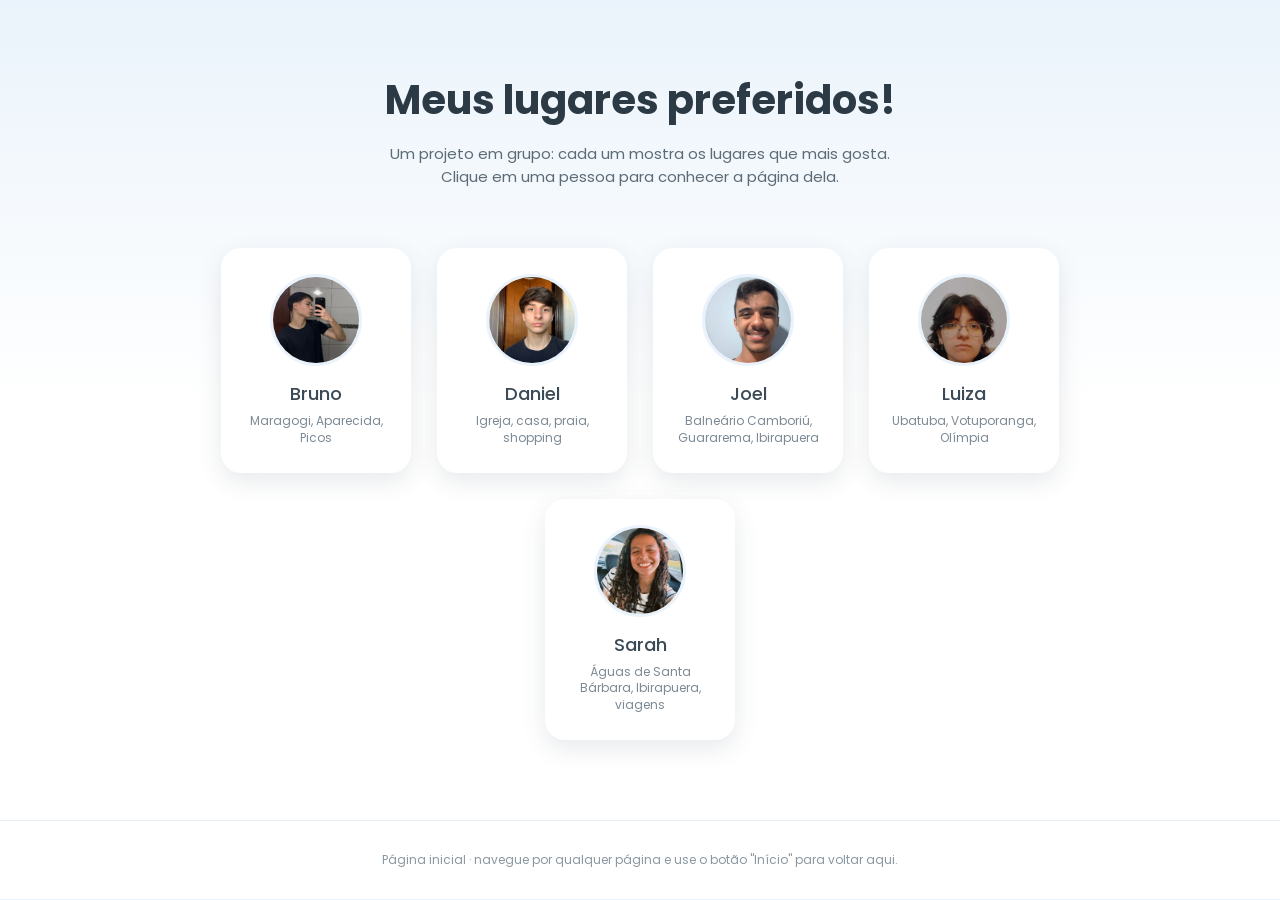
<file: index.html>
<!DOCTYPE html>
<html lang="pt-br">
<head>
    <meta charset="UTF-8">
    <meta name="viewport" content="width=device-width, initial-scale=1.0">
    <title>Meus lugares preferidos</title>
    <link rel="preconnect" href="https://fonts.googleapis.com">
    <link rel="preconnect" href="https://fonts.gstatic.com" crossorigin>
    <link href="https://fonts.googleapis.com/css2?family=Poppins:wght@300;400;500;700&display=swap" rel="stylesheet">
    <link rel="stylesheet" href="home.css">
</head>
<body>

    <header class="hero">
        <h1>Meus lugares preferidos!</h1>
        <p>Um projeto em grupo: cada um mostra os lugares que mais gosta. Clique em uma pessoa para conhecer a página dela.</p>
    </header>

    <main class="cards">

        <a class="card" href="pagina-bruno/index.html">
            <img src="assets/avatars/Bruno.png" alt="Bruno">
            <h2>Bruno</h2>
            <span>Maragogi, Aparecida, Picos</span>
        </a>

        <a class="card" href="DanielPagina/index.html">
            <img src="assets/avatars/Daniel.png" alt="Daniel">
            <h2>Daniel</h2>
            <span>Igreja, casa, praia, shopping</span>
        </a>

        <a class="card" href="pagina-joel/index.html">
            <img src="assets/avatars/Joel.jpeg" alt="Joel">
            <h2>Joel</h2>
            <span>Balneário Camboriú, Guararema, Ibirapuera</span>
        </a>

        <a class="card" href="LuizaPagina/index.html">
            <img src="assets/avatars/Luiza.png" alt="Luiza">
            <h2>Luiza</h2>
            <span>Ubatuba, Votuporanga, Olímpia</span>
        </a>

        <a class="card" href="PaginaSarah/pagina.html">
            <img src="assets/avatars/Sarah.png" alt="Sarah">
            <h2>Sarah</h2>
            <span>Águas de Santa Bárbara, Ibirapuera, viagens</span>
        </a>

    </main>

    <footer>
        <p>Página inicial &middot; navegue por qualquer página e use o botão "Início" para voltar aqui.</p>
    </footer>

</body>
</html>
</file>
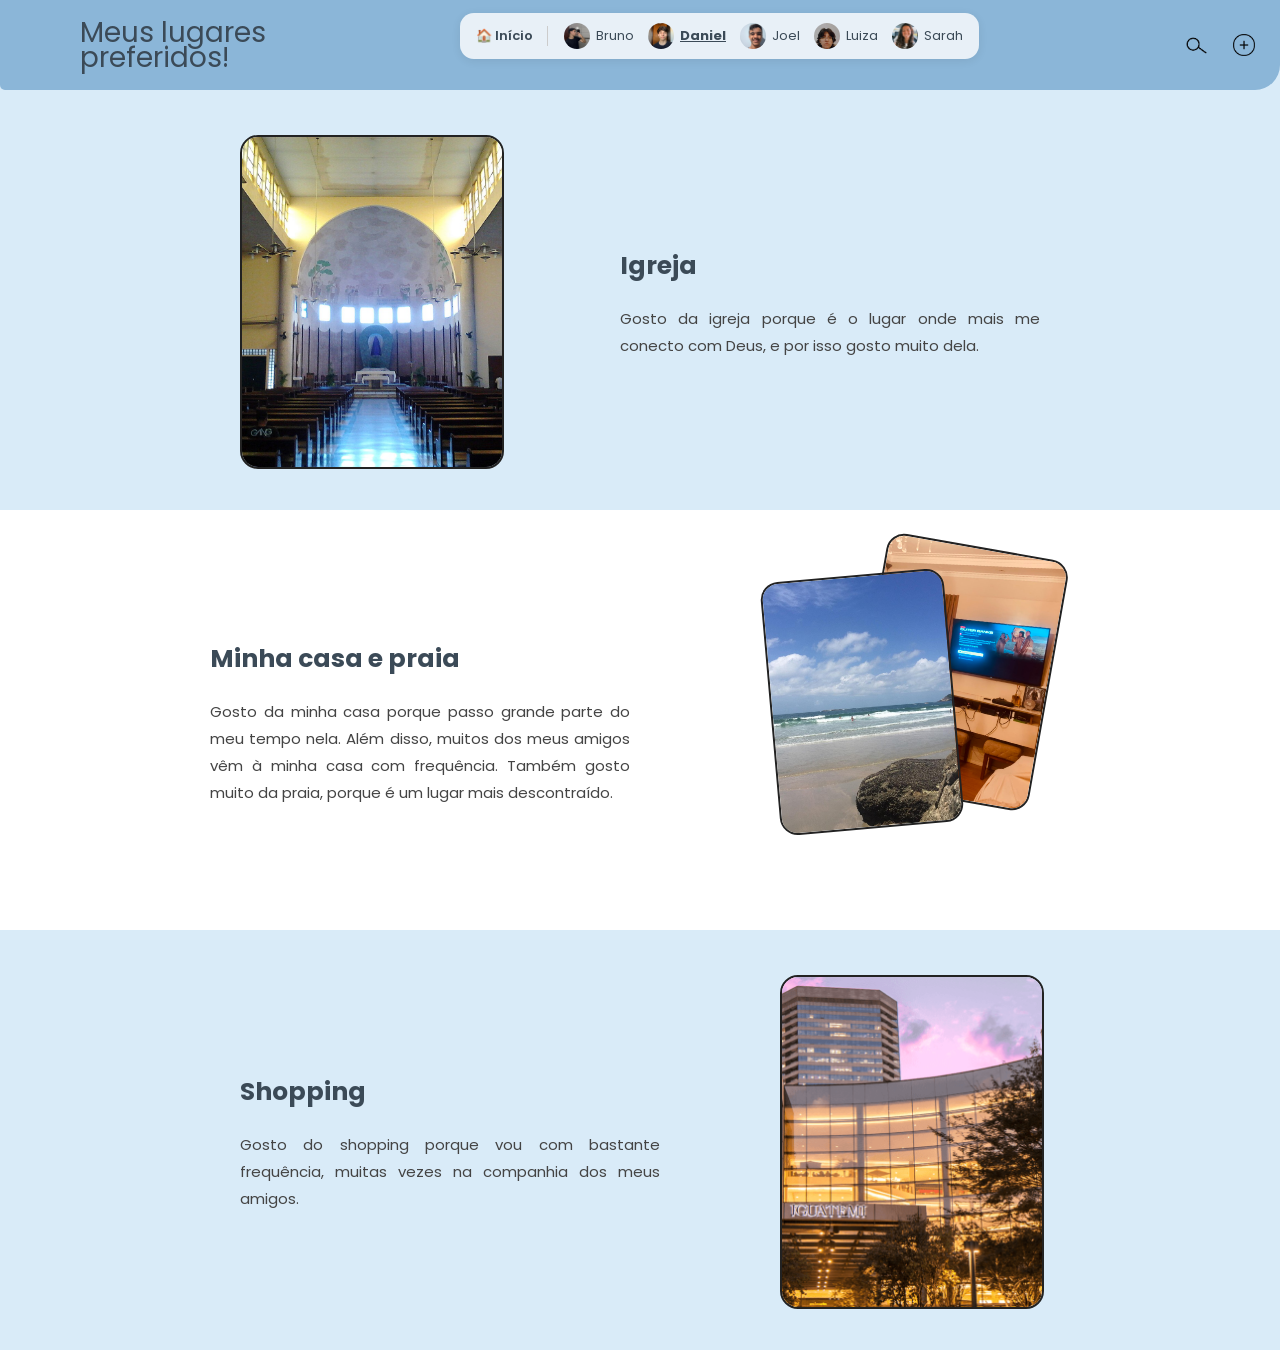
<file: DanielPagina/index.html>
<!DOCTYPE html>
<html lang="en">
<head>
    <meta charset="UTF-8">
    <meta name="viewport" content="width=device-width, initial-scale=1.0">
    <link rel="stylesheet" href="estilos/style.css">
    <title>Daniel</title>
    <style>
        .site-nav{display:flex;align-items:center;gap:14px;flex-wrap:wrap;padding:10px 16px;background:#ffffffcc;border-radius:14px;margin:0 0 18px 0;box-shadow:0 2px 10px rgba(0,0,0,.08);font-family:"Poppins",sans-serif;}
        .site-nav a{display:flex;align-items:center;gap:6px;text-decoration:none;color:#3b4a57;font-size:13px;}
        .site-nav img{width:26px;height:26px;border-radius:50%;object-fit:cover;}
        .site-nav .home-link{font-weight:600;border-right:1px solid #ccc;padding-right:14px;margin-right:2px;}
        .site-nav a.current{font-weight:700;text-decoration:underline;}
    </style>

    <link rel="preconnect" href="https://fonts.googleapis.com">
<link rel="preconnect" href="https://fonts.gstatic.com" crossorigin>
<link href="https://fonts.googleapis.com/css2?family=Poppins:wght@300;400;500&display=swap" rel="stylesheet">
</head>
<body>
    <header>

        <h1>Meus lugares<br>preferidos!</h1>

           <nav class="site-nav">
        <a class="home-link" href="../index.html">🏠 Início</a>
        <a href="../pagina-bruno/index.html"><img src="../assets/avatars/Bruno.png" alt="Bruno"><span>Bruno</span></a>
        <a href="../DanielPagina/index.html" class="current"><img src="../assets/avatars/Daniel.png" alt="Daniel"><span>Daniel</span></a>
        <a href="../pagina-joel/index.html"><img src="../assets/avatars/Joel.jpeg" alt="Joel"><span>Joel</span></a>
        <a href="../LuizaPagina/index.html"><img src="../assets/avatars/Luiza.png" alt="Luiza"><span>Luiza</span></a>
        <a href="../PaginaSarah/pagina.html"><img src="../assets/avatars/Sarah.png" alt="Sarah"><span>Sarah</span></a>
    </nav>
    <div class="icones">
    <img src="../assets/avatars/lupa.png" alt="Lupa">
    <img src="../assets/avatars/mais.png" alt="Adicionar">
    </div>
        
    </header>

    <main>

    <section class="bloco azul">

        <div class="imagem">
            <img src="imagens/Paróquia_Nossa_Senhora_dos_Remédios_03.jpg" alt="Lugar 1">
        </div>

        <div class="texto">
            <h2>Igreja</h2>

            <p>
                Gosto da igreja porque é o lugar onde mais me conecto com Deus, e por isso gosto muito dela.
            </p>
        </div>

    </section>

    <section class="bloco branco">

        <div class="texto">
            <h2>Minha casa e praia</h2>

            <p>
                Gosto da minha casa porque passo grande parte do meu tempo nela. Além disso, muitos dos meus amigos vêm à minha casa com frequência. Também gosto muito da praia, porque é um lugar mais descontraído.
            </p>
        </div>

        <div class="imagens-duplas">

    <img src="imagens/WhatsApp Image 2026-08-02 at 19.57.00.jpeg" class="foto1" alt="Lugar 2">

    <img src="imagens/paia-de-pernambuco.jpg" class="foto2" alt="Lugar 3">

</div>

    </section>

    <section class="bloco azul">

        <div class="texto">
            <h2>Shopping</h2>

            <p>
                Gosto do shopping porque vou com bastante frequência, muitas vezes na companhia dos meus amigos.
            </p>
        </div>

        <div class="imagem">
            <img src="imagens/FACHADA NOITE.png" alt="Lugar 3">
        </div>

    </section>

</main>

</body>
</html>
</file>
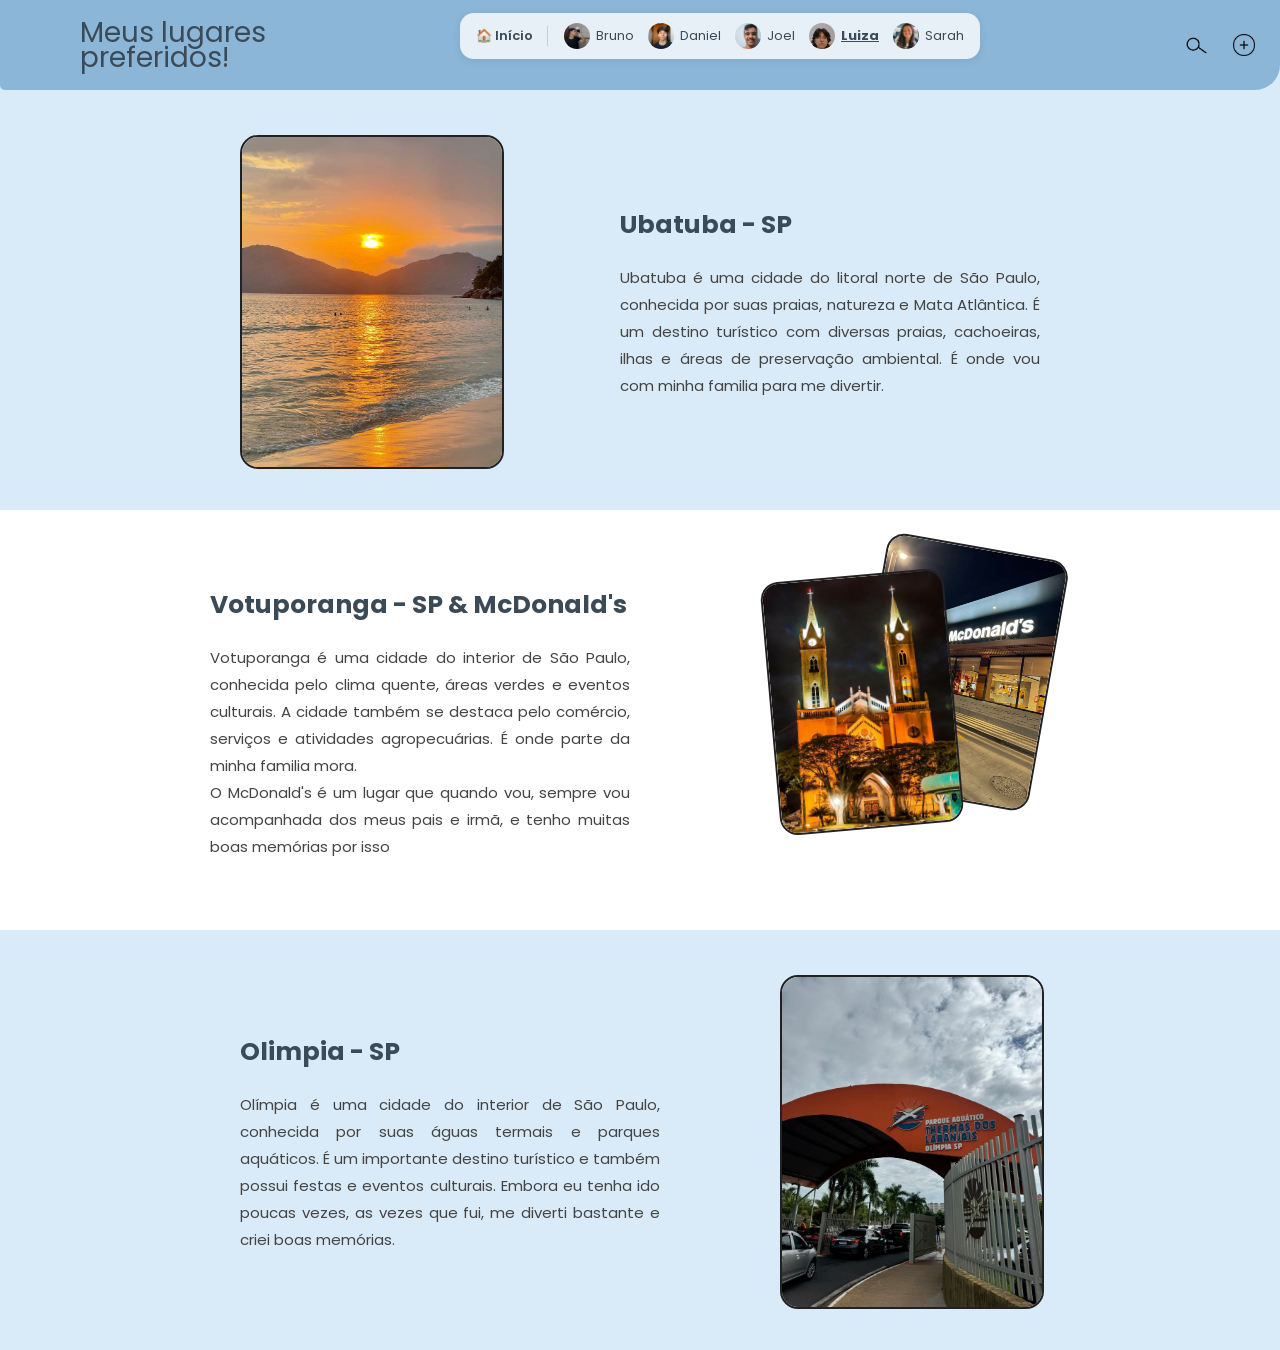
<file: LuizaPagina/index.html>
<!DOCTYPE html>
<html lang="en">
<head>
    <meta charset="UTF-8">
    <meta name="viewport" content="width=device-width, initial-scale=1.0">
    <link rel="stylesheet" href="estilos/style.css">
    <title>Luiza</title>
    <style>
        .site-nav{display:flex;align-items:center;gap:14px;flex-wrap:wrap;padding:10px 16px;background:#ffffffcc;border-radius:14px;margin:0 0 18px 0;box-shadow:0 2px 10px rgba(0,0,0,.08);font-family:"Poppins",sans-serif;}
        .site-nav a{display:flex;align-items:center;gap:6px;text-decoration:none;color:#3b4a57;font-size:13px;}
        .site-nav img{width:26px;height:26px;border-radius:50%;object-fit:cover;}
        .site-nav .home-link{font-weight:600;border-right:1px solid #ccc;padding-right:14px;margin-right:2px;}
        .site-nav a.current{font-weight:700;text-decoration:underline;}
    </style>

    <link rel="preconnect" href="https://fonts.googleapis.com">
<link rel="preconnect" href="https://fonts.gstatic.com" crossorigin>

<link href="https://fonts.googleapis.com/css2?family=Poppins:wght@300;400;500&display=swap" rel="stylesheet">
</head>
<body>
    <header>

        <h1>Meus lugares<br>preferidos!</h1>

           <nav class="site-nav">
        <a class="home-link" href="../index.html">🏠 Início</a>
        <a href="../pagina-bruno/index.html"><img src="../assets/avatars/Bruno.png" alt="Bruno"><span>Bruno</span></a>
        <a href="../DanielPagina/index.html"><img src="../assets/avatars/Daniel.png" alt="Daniel"><span>Daniel</span></a>
        <a href="../pagina-joel/index.html"><img src="../assets/avatars/Joel.jpeg" alt="Joel"><span>Joel</span></a>
        <a href="../LuizaPagina/index.html" class="current"><img src="../assets/avatars/Luiza.png" alt="Luiza"><span>Luiza</span></a>
        <a href="../PaginaSarah/pagina.html"><img src="../assets/avatars/Sarah.png" alt="Sarah"><span>Sarah</span></a>
    </nav>
    <div class="icones">
    <img src="../assets/avatars/lupa.png" alt="Lupa">
    <img src="../assets/avatars/mais.png" alt="Adicionar">
    </div>
        
    </header>

    <main>

    <section class="bloco azul">

        <div class="imagem">
            <img src="imagens/praia do lázaro Ubatuba (1).png" alt="Ubatuba">
        </div>

        <div class="texto">
            <h2>Ubatuba - SP</h2>

            <p>
               
                Ubatuba é uma cidade do litoral norte de São Paulo, conhecida por suas praias, natureza e Mata Atlântica. É um destino turístico com diversas praias, cachoeiras, ilhas e áreas de preservação ambiental. É onde vou com minha familia para me divertir.

                   

            </p>
        </div>

    </section>

    <section class="bloco branco">

        <div class="texto">
            <h2>Votuporanga - SP & McDonald's</h2>

            <p>
                Votuporanga é uma cidade do interior de São Paulo, conhecida pelo clima quente, áreas verdes e eventos culturais. A cidade também se destaca pelo comércio, serviços e atividades agropecuárias. É onde parte da minha familia mora.<br>

                O McDonald's é um lugar que quando vou, sempre vou acompanhada dos meus pais e irmã, e tenho muitas boas memórias por isso

            </p>
        </div>

        <div class="imagens-duplas">

    <img src="imagens/mcdonaldis.png" class="foto1" alt="restaurante">

    <img src="imagens/votuporanga.png" class="foto2" alt="siteo">

</div>

    </section>

    <section class="bloco azul">

        <div class="texto">
            <h2>Olimpia - SP</h2>

            <p>
                Olímpia é uma cidade do interior de São Paulo, conhecida por suas águas termais e parques aquáticos. É um importante destino turístico e também possui festas e eventos culturais. Embora eu tenha ido poucas vezes, as vezes que fui, me diverti bastante e criei boas memórias.
            </p>
        </div>

        <div class="imagem">
            <img src="imagens/Olimpia.png" alt="Lugar 3">
        </div>

    </section>

</main>

</body>
</html>
</file>
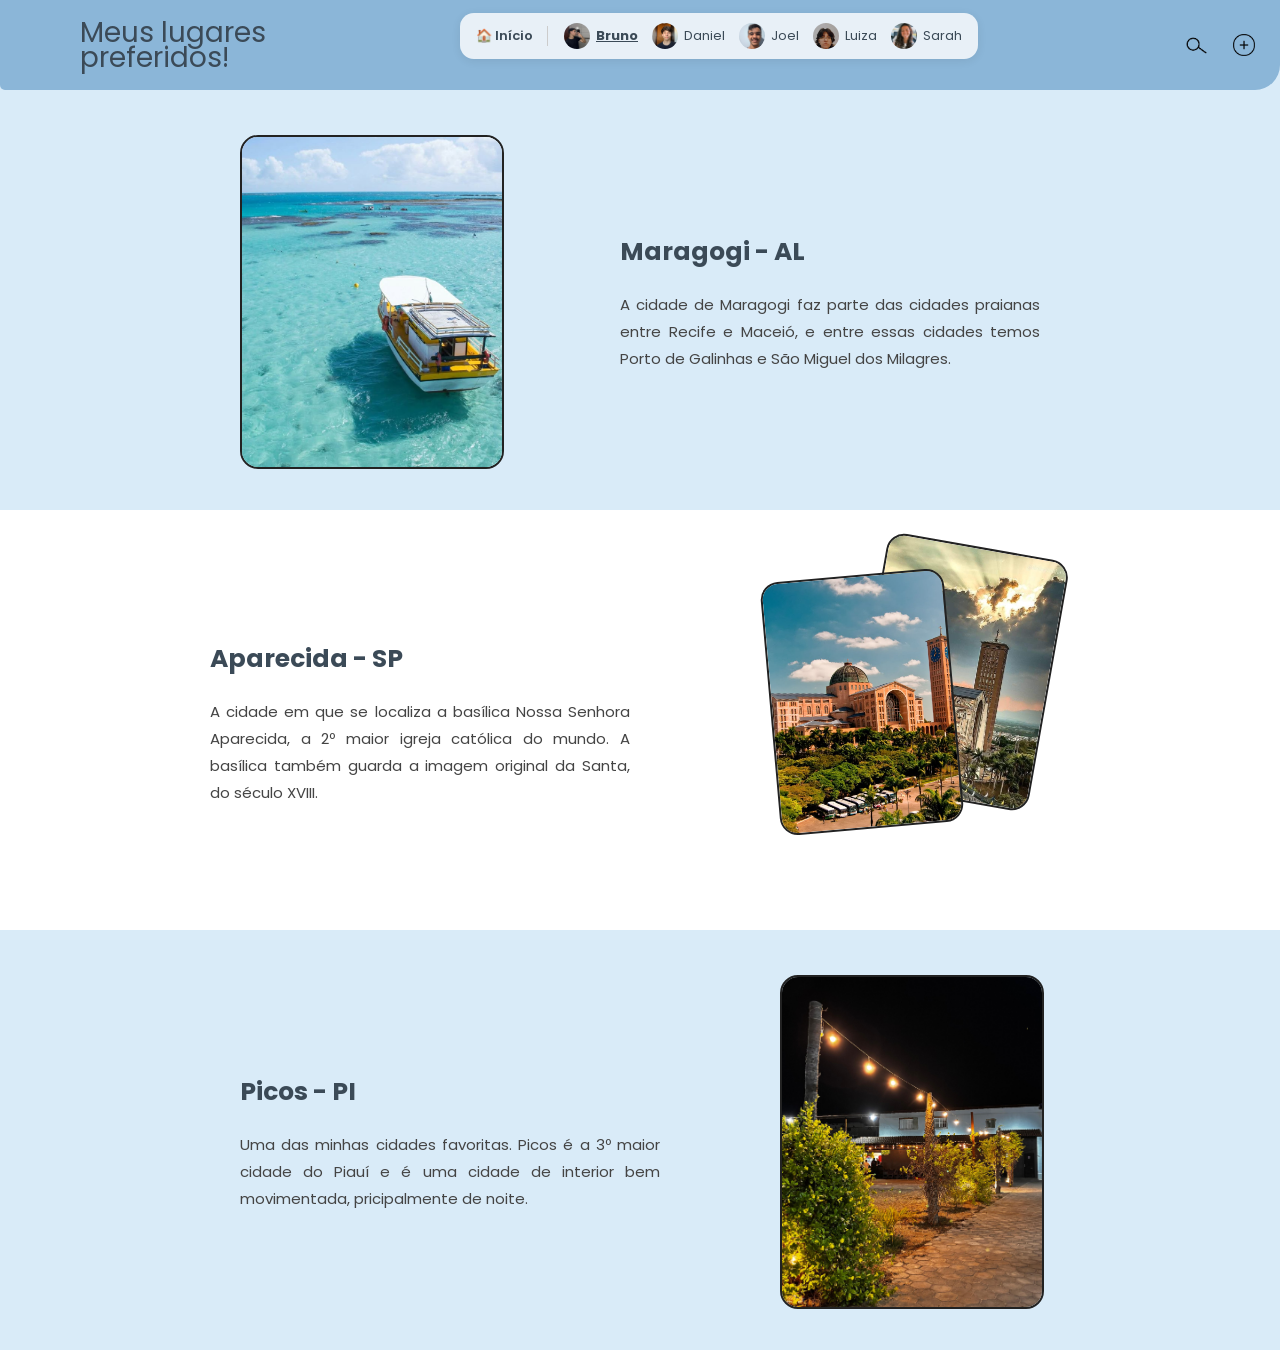
<file: pagina-bruno/index.html>
<!DOCTYPE html>
<html lang="pt-br">
<head>
    <meta charset="UTF-8">
    <meta name="viewport" content="width=device-width, initial-scale=1.0">
    <link rel="stylesheet" href="style.css">
    <title>Bruno</title>
    <style>
        .site-nav{display:flex;align-items:center;gap:14px;flex-wrap:wrap;padding:10px 16px;background:#ffffffcc;border-radius:14px;margin:0 0 18px 0;box-shadow:0 2px 10px rgba(0,0,0,.08);font-family:"Poppins",sans-serif;}
        .site-nav a{display:flex;align-items:center;gap:6px;text-decoration:none;color:#3b4a57;font-size:13px;}
        .site-nav img{width:26px;height:26px;border-radius:50%;object-fit:cover;}
        .site-nav .home-link{font-weight:600;border-right:1px solid #ccc;padding-right:14px;margin-right:2px;}
        .site-nav a.current{font-weight:700;text-decoration:underline;}
    </style>

    <link rel="preconnect" href="https://fonts.googleapis.com">
<link rel="preconnect" href="https://fonts.gstatic.com" crossorigin>

<link href="https://fonts.googleapis.com/css2?family=Poppins:wght@300;400;500&display=swap" rel="stylesheet">
</head>
<body>
    <header>

        <h1>Meus lugares<br>preferidos!</h1>

           <nav class="site-nav">
        <a class="home-link" href="../index.html">🏠 Início</a>
        <a href="../pagina-bruno/index.html" class="current"><img src="../assets/avatars/Bruno.png" alt="Bruno"><span>Bruno</span></a>
        <a href="../DanielPagina/index.html"><img src="../assets/avatars/Daniel.png" alt="Daniel"><span>Daniel</span></a>
        <a href="../pagina-joel/index.html"><img src="../assets/avatars/Joel.jpeg" alt="Joel"><span>Joel</span></a>
        <a href="../LuizaPagina/index.html"><img src="../assets/avatars/Luiza.png" alt="Luiza"><span>Luiza</span></a>
        <a href="../PaginaSarah/pagina.html"><img src="../assets/avatars/Sarah.png" alt="Sarah"><span>Sarah</span></a>
    </nav>
    <div class="icones">
    <img src="../assets/avatars/lupa.png" alt="Lupa">
    <img src="../assets/avatars/mais.png" alt="Adicionar">
    </div>
        
    </header>

    <main>

    <section class="bloco azul">

        <div class="imagem">
            <img src="fotos/maragogi1.jpg" alt="Lugar 1 - Maragogi">
        </div>

        <div class="texto">
            <h2>Maragogi - AL</h2>

            <p>
                A cidade de Maragogi faz parte das cidades praianas entre Recife e Maceió, e entre essas cidades temos Porto de Galinhas e São Miguel dos Milagres.
            </p>
        </div>

    </section>

    <section class="bloco branco">

        <div class="texto">
            <h2>Aparecida - SP</h2>

            <p>
                A cidade em que se localiza a basílica Nossa Senhora Aparecida, a 2º maior igreja católica do mundo. A basílica também guarda a imagem original da Santa, do século XVIII.
            </p>
        </div>

        <div class="imagens-duplas">

    <img src="fotos/aparecida2.jpg" class="foto1" alt="Lugar 2 - Aparecida">

    <img src="fotos/aparecida1.jpg" class="foto2" alt="Lugar 2 - AParecida 2">

</div>

    </section>

    <section class="bloco azul">

        <div class="texto">
            <h2>Picos - PI</h2>

            <p>
                Uma das minhas cidades favoritas. Picos é a 3º maior cidade do Piauí e é uma cidade de interior bem movimentada, pricipalmente de noite.
            </p>
        </div>

        <div class="imagem">
            <img src="fotos/picos1.jpeg" alt="Lugar 3 - Picos">
        </div>

    </section>

</main>

</body>
</html>
</file>
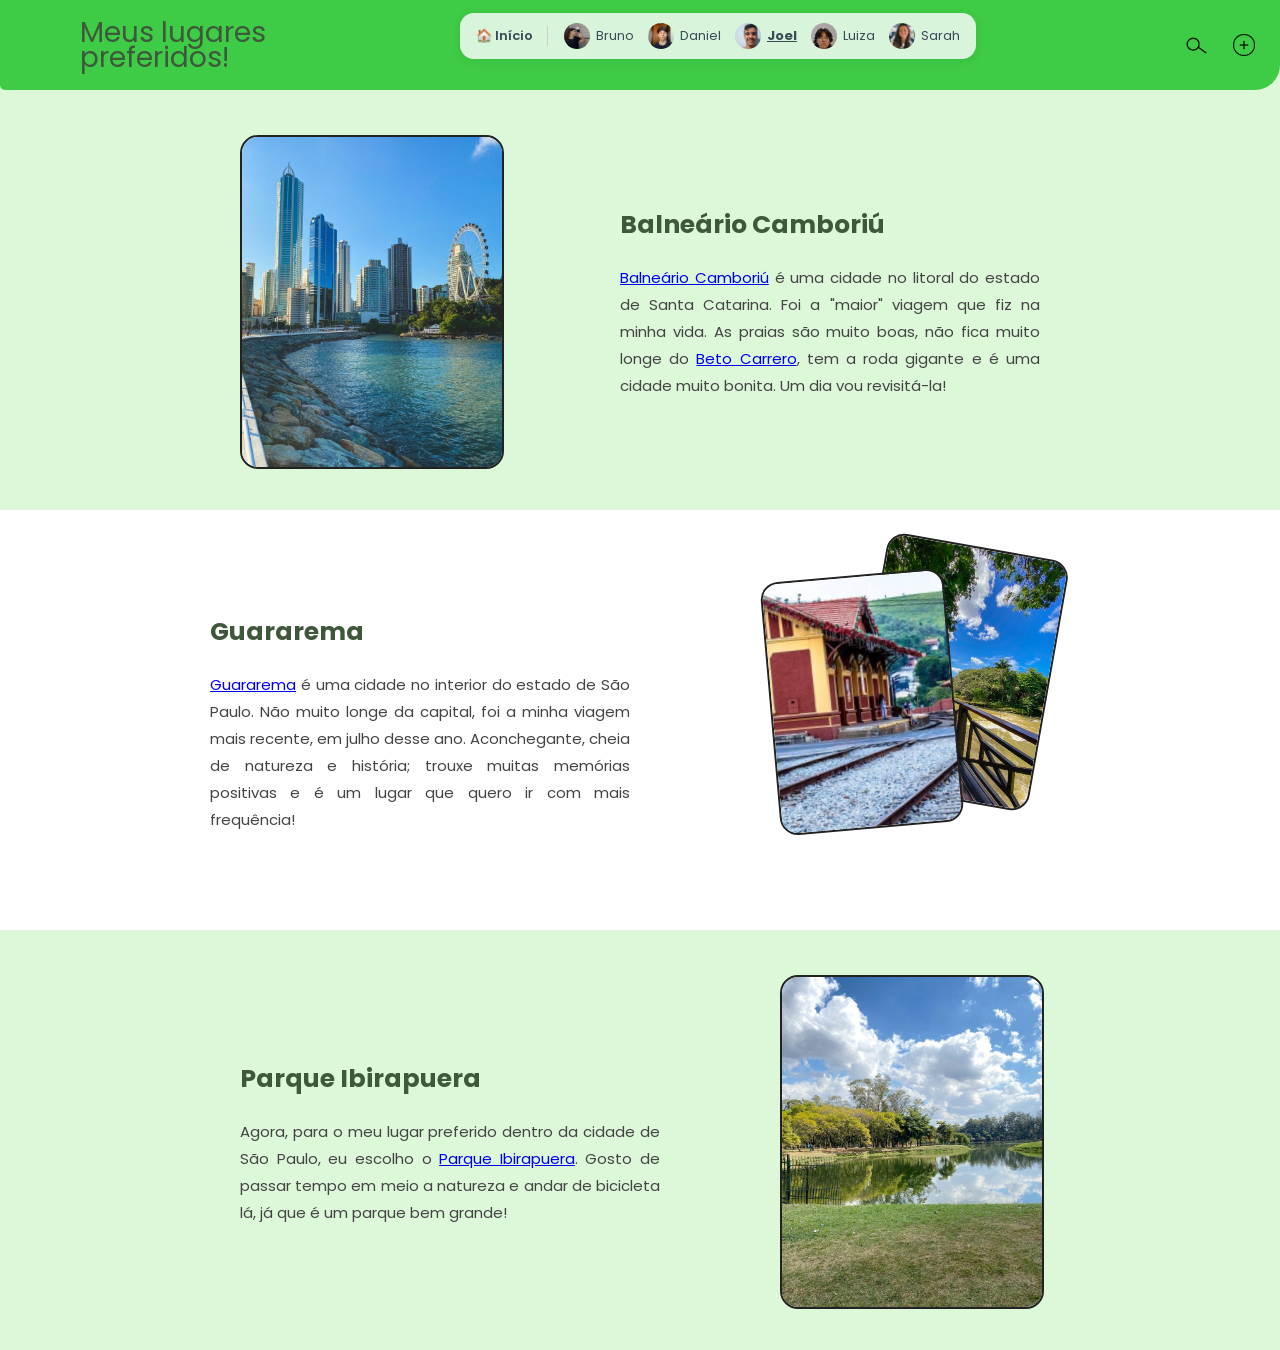
<file: pagina-joel/index.html>
<!DOCTYPE html>
<html lang="en">
<head>
    <meta charset="UTF-8">
    <meta name="viewport" content="width=device-width, initial-scale=1.0">
    <link rel="stylesheet" href="style.css">
    <title>Joel</title>
    <style>
        .site-nav{display:flex;align-items:center;gap:14px;flex-wrap:wrap;padding:10px 16px;background:#ffffffcc;border-radius:14px;margin:0 0 18px 0;box-shadow:0 2px 10px rgba(0,0,0,.08);font-family:"Poppins",sans-serif;}
        .site-nav a{display:flex;align-items:center;gap:6px;text-decoration:none;color:#3b4a57;font-size:13px;}
        .site-nav img{width:26px;height:26px;border-radius:50%;object-fit:cover;}
        .site-nav .home-link{font-weight:600;border-right:1px solid #ccc;padding-right:14px;margin-right:2px;}
        .site-nav a.current{font-weight:700;text-decoration:underline;}
    </style>

    <link rel="preconnect" href="https://fonts.googleapis.com">
<link rel="preconnect" href="https://fonts.gstatic.com" crossorigin>

<link href="https://fonts.googleapis.com/css2?family=Poppins:wght@300;400;500&display=swap" rel="stylesheet">
</head>
<body>
    <header>

        <h1>Meus lugares<br>preferidos!</h1>

           <nav class="site-nav">
        <a class="home-link" href="../index.html">🏠 Início</a>
        <a href="../pagina-bruno/index.html"><img src="../assets/avatars/Bruno.png" alt="Bruno"><span>Bruno</span></a>
        <a href="../DanielPagina/index.html"><img src="../assets/avatars/Daniel.png" alt="Daniel"><span>Daniel</span></a>
        <a href="../pagina-joel/index.html" class="current"><img src="../assets/avatars/Joel.jpeg" alt="Joel"><span>Joel</span></a>
        <a href="../LuizaPagina/index.html"><img src="../assets/avatars/Luiza.png" alt="Luiza"><span>Luiza</span></a>
        <a href="../PaginaSarah/pagina.html"><img src="../assets/avatars/Sarah.png" alt="Sarah"><span>Sarah</span></a>
    </nav>
    <div class="icones">
    <img src="../assets/avatars/lupa.png" alt="Lupa">
    <img src="../assets/avatars/mais.png" alt="Adicionar">
    </div>
        
    </header>

    <main>

    <section class="bloco azul">

        <div class="imagem">
            <img src="lugares/bc.jpg" alt="Balneário Camboriú">
        </div>

        <div class="texto">
            <h2>Balneário Camboriú</h2>

            <p>
                <a href="https://www.secturbc.com.br/turismo/pt-br/home">Balneário Camboriú</a> é uma cidade no litoral do estado de Santa Catarina. Foi a "maior" viagem que fiz na minha vida. As praias são muito boas, não fica muito longe do <a href="https://www2.betocarrero.com.br/">Beto Carrero</a>, tem a roda gigante e é uma cidade muito bonita. Um dia vou revisitá-la!
            </p>
        </div>

    </section>

    <section class="bloco branco">

        <div class="texto">
            <h2>Guararema</h2>

            <p>
                <a href="https://guararema.sp.gov.br/turismo">Guararema</a> é uma cidade no interior do estado de São Paulo. Não muito longe da capital, foi a minha viagem mais recente, em julho desse ano. Aconchegante, cheia de natureza e história; trouxe muitas memórias positivas e é um lugar que quero ir com mais frequência!
            </p>
        </div>

        <div class="imagens-duplas">

    <img src="lugares/guararema1.jpg" class="foto1" alt="Guararema">

    <img src="lugares/guararema2.jpg" class="foto2" alt="Guararema">

</div>

    </section>

    <section class="bloco azul">

        <div class="texto">
            <h2>Parque Ibirapuera</h2>

            <p>
                Agora, para o meu lugar preferido dentro da cidade de São Paulo, eu escolho o <a href="https://guararema.sp.gov.br/turismo">Parque Ibirapuera</a>. Gosto de passar tempo em meio a natureza e andar de bicicleta lá, já que é um parque bem grande! 
            </p>
        </div>

        <div class="imagem">
            <img src="lugares/ibira.jpg" alt="Parque Ibirapuera">
        </div>

    </section>

</main>

</body>
</html>
</file>
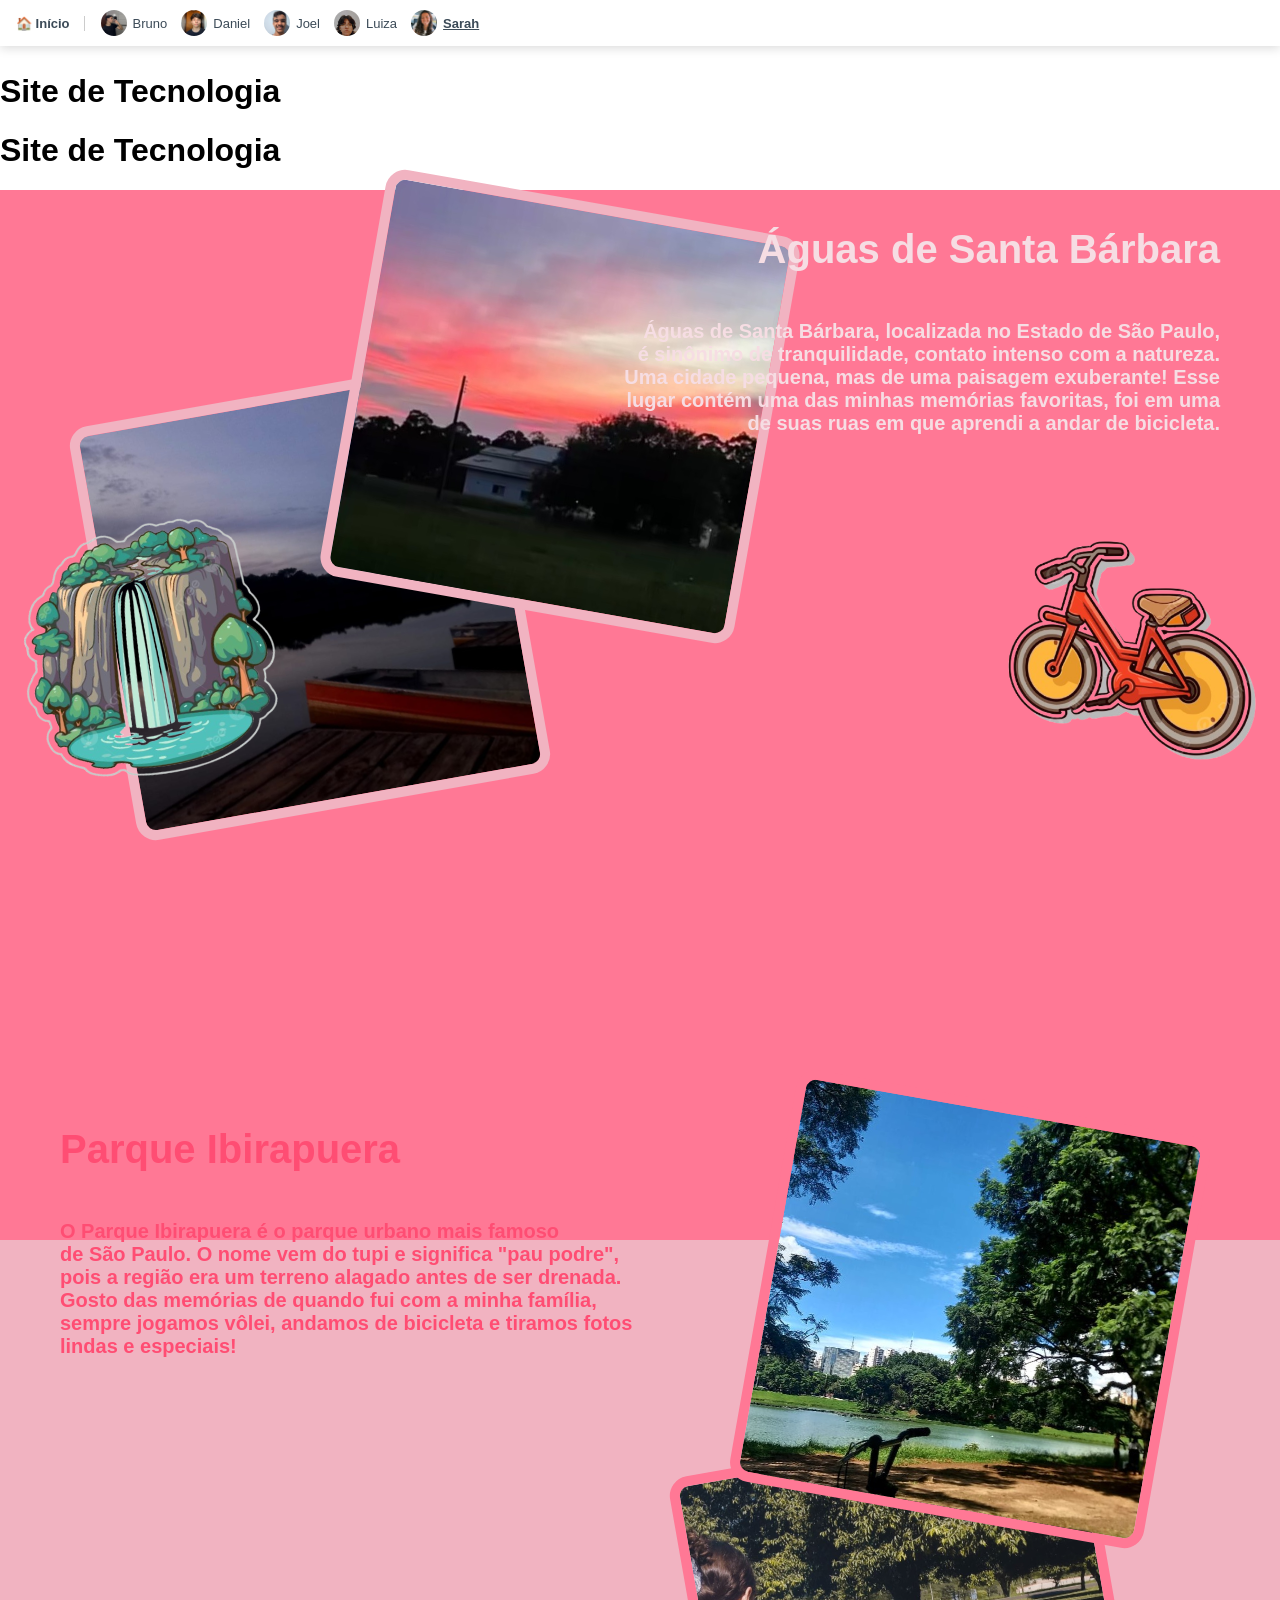
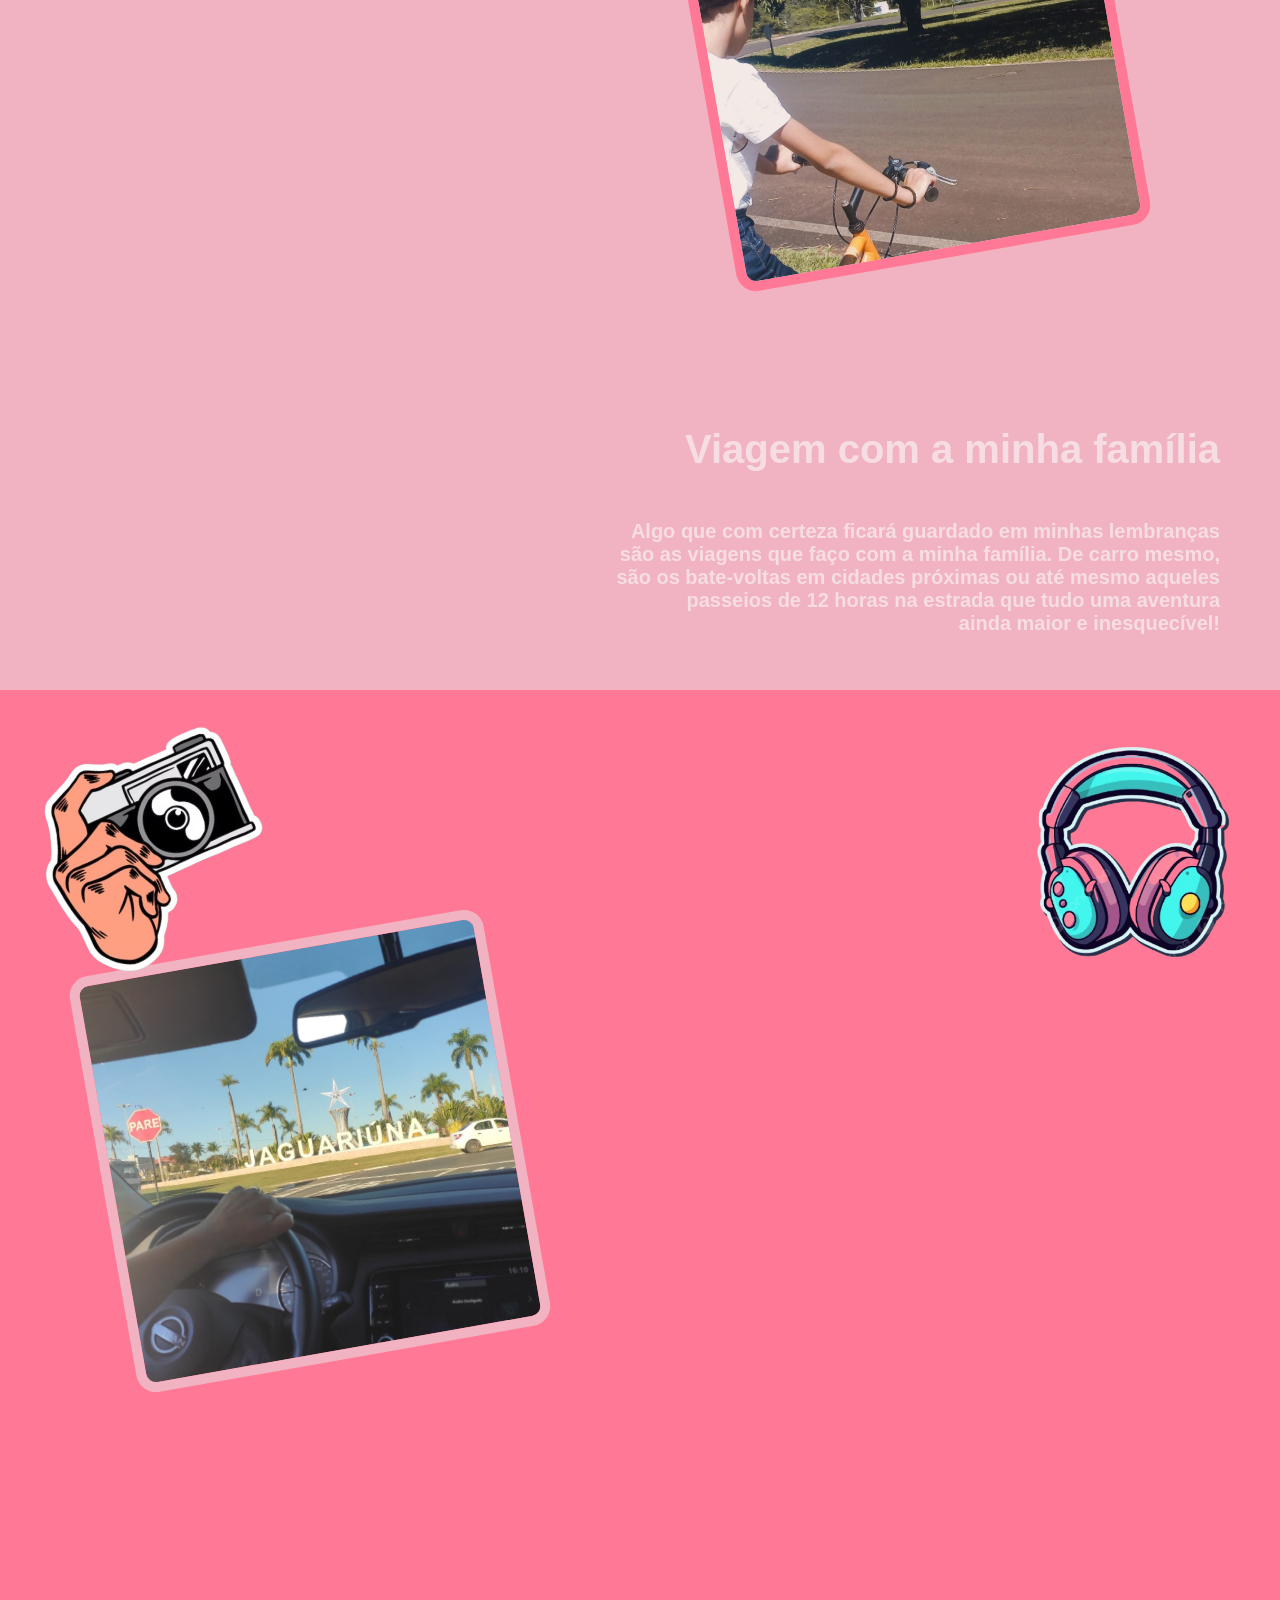
<file: PaginaSarah/pagina.html>
<!DOCTYPE html>
<html lang="pt-br">
<head>
    <meta charset="UTF-8">
    <meta name="viewport" content="width=device-width, initial-scale=1.0">
    <title>Sarah</title>
    <link rel="stylesheet" href="estilo/style.css">
    <style>
        .site-nav{position:fixed;top:0;left:0;right:0;z-index:999;display:flex;align-items:center;gap:14px;flex-wrap:wrap;padding:10px 16px;background:#ffffffe6;font-family:Arial, Helvetica, sans-serif;box-shadow:0 2px 10px rgba(0,0,0,.15);}
        .site-nav a{display:flex;align-items:center;gap:6px;text-decoration:none;color:#3b4a57;font-size:13px;}
        .site-nav img{width:26px;height:26px;border-radius:50%;object-fit:cover;}
        .site-nav .home-link{font-weight:700;border-right:1px solid #ccc;padding-right:14px;margin-right:2px;}
        .site-nav a.current{font-weight:700;text-decoration:underline;}
        body{padding-top:52px;}
    </style>

</head>

<body>
    <nav class="site-nav">
        <a class="home-link" href="../index.html">🏠 Início</a>
        <a href="../pagina-bruno/index.html"><img src="../assets/avatars/Bruno.png" alt="Bruno"><span>Bruno</span></a>
        <a href="../DanielPagina/index.html"><img src="../assets/avatars/Daniel.png" alt="Daniel"><span>Daniel</span></a>
        <a href="../pagina-joel/index.html"><img src="../assets/avatars/Joel.jpeg" alt="Joel"><span>Joel</span></a>
        <a href="../LuizaPagina/index.html"><img src="../assets/avatars/Luiza.png" alt="Luiza"><span>Luiza</span></a>
        <a href="../PaginaSarah/pagina.html" class="current"><img src="../assets/avatars/Sarah.png" alt="Sarah"><span>Sarah</span></a>
    </nav>
    <h1>Site de Tecnologia </h1>
        
    <h1>Site de Tecnologia</h1>
   <div class="pink1">
    <div class="foto">
    <img src="imagem/lago.jpg" class="fundoClaro">
    <img src="imagem/porDoSol.jpg" class="sarahGrande">
    <img src="imagem/cachoeiraDesenho.png" class="cachoeira">
    <img src="imagem/bicicleta.png" class="bicicleta">
</div>  
    <div class="parte1">
    <h1 class="texto1"> Águas de Santa Bárbara
    </h1>
    <p class="aguas">Águas de Santa Bárbara, localizada no Estado de São Paulo,<br>
         é sinônimo de tranquilidade, contato intenso com a natureza.<br>
         Uma cidade pequena, mas de uma paisagem exuberante!
        Esse <br>lugar contém uma das minhas memórias 
         favoritas, 
         foi em uma <br>de suas ruas em que aprendi a andar de bicicleta.</p>
    </div>
   

</div>
   <div class="meio">
    <div class="foto2">
    <img src="imagem/bikeRua.jpg" class="ibirapuera1">
    <img src="imagem/bikeIbirapuera.jpg" class="ibirapuera2">
    </div>

    <h1 class="texto2"> Parque Ibirapuera</h1>
    <p class="ibira">O Parque Ibirapuera é o parque urbano mais famoso<br>
        de São Paulo. O nome vem do tupi e significa "pau podre",<br> pois 
        a região era um terreno alagado antes de ser drenada. <br>
        Gosto das memórias de quando fui com a minha família,<br> sempre jogamos vôlei,
        andamos de bicicleta e tiramos fotos <br> lindas e especiais!</p>
   </div>

   <div class="pink1">
    <div class="foto3">
        <img src="imagem/viagem.jpg" class="viagem">
        <img src="imagem/camera.png" class="camera">
        <img src="imagem/fone.png" class="fone">
    </div>

    <h1 class="texto3"> Viagem com a minha família </h1>
    <p class="viagemFamilia"> Algo que com certeza ficará guardado em minhas lembranças <br>
    são as viagens que faço com a minha família. De carro mesmo, <br>
    são os bate-voltas em cidades próximas ou até mesmo aqueles<br>
    passeios de 12 horas na estrada que tudo uma aventura <br>
    ainda maior e inesquecível!</p>
   </div>
</body>
</html>
</file>
<file: home.css>
* {
    box-sizing: border-box;
}

body {
    margin: 0;
    font-family: "Poppins", sans-serif;
    background: linear-gradient(180deg, #eaf3fb 0%, #ffffff 45%);
    color: #3b4a57;
}

.hero {
    text-align: center;
    padding: 70px 20px 40px;
}

.hero h1 {
    font-size: 40px;
    font-weight: 700;
    margin: 0 0 12px;
    color: #2c3a45;
}

.hero p {
    max-width: 520px;
    margin: 0 auto;
    font-size: 15px;
    color: #5c6b76;
}

.cards {
    display: flex;
    flex-wrap: wrap;
    justify-content: center;
    gap: 26px;
    padding: 20px 24px 80px;
    max-width: 1100px;
    margin: 0 auto;
}

.card {
    display: flex;
    flex-direction: column;
    align-items: center;
    width: 190px;
    padding: 26px 18px;
    background: #ffffff;
    border-radius: 20px;
    box-shadow: 0 8px 24px rgba(59, 74, 87, 0.12);
    text-decoration: none;
    color: #3b4a57;
    transition: transform 0.18s ease, box-shadow 0.18s ease;
}

.card:hover,
.card:focus {
    transform: translateY(-6px);
    box-shadow: 0 14px 30px rgba(59, 74, 87, 0.2);
}

.card img {
    width: 92px;
    height: 92px;
    border-radius: 50%;
    object-fit: cover;
    margin-bottom: 14px;
    border: 3px solid #eaf3fb;
}

.card h2 {
    margin: 0 0 6px;
    font-size: 18px;
    font-weight: 500;
}

.card span {
    text-align: center;
    font-size: 12px;
    color: #7c8994;
    line-height: 1.4;
}

footer {
    text-align: center;
    padding: 18px;
    font-size: 12px;
    color: #8a97a1;
    border-top: 1px solid #e6edf2;
}
</file>
<file: DanielPagina/estilos/style.css>
body{
    margin: 0;
    background:#d9ebf8;
}

header{
    width: 100%;
    height: 90px;
    background: #8bb6d8;

    display: flex;
    justify-content: flex-start;
    align-items: center;

    border-bottom-right-radius: 25px;
    border-bottom-left-radius: 5px;

    display: flex;
}

h1{
    width: 260px;
    font-family: "Poppins", sans-serif;
    font-size: 28px;
    font-weight: 400;
    color: #3b4a57;
    line-height: 0.9;

    margin-left: 80px;
    margin-right: 120px;

    flex-shrink: 0;
}

.pessoas{
    display: flex;
    gap: 15px; 
    margin-left: 10px;
}

.pessoa a{
    display: flex;
    align-items: center;
    gap: 5px; 
}

.pessoa img{
    width: 30px;
    height: auto;
}

.pessoa p{
    font-family: "Poppins", sans-serif;
    color: #3b4a57;

}

.pessoa span{
    font-family: "Poppins", sans-serif;
    color: #3b4a57;
    font-size: 12px;
}

.pessoas {
    display: flex;
    align-items: center;
}


.icones{
    display: flex;
    align-items: center;
    gap: 15px;

    margin-left: auto;
    margin-right: 30px;
  margin-right: 25px;}

.icones img:first-child{
    width: 45px;
}

.icones img:last-child{
    width: 22px;
}

main{

    width:100%;

}


.bloco{

    width:100%;
    height:420px;

    display:flex;

    justify-content:center;

    align-items:center;

    gap:120px;

}


.azul{

    background:#d9ebf8;

}

.branco{

    background:white;

}


.imagem{

    width:260px;
    height:330px;

}

.imagem img{

    width:100%;
    height:100%;

    object-fit:cover;

    border:2px solid #222;

    border-radius:18px;

}

.inclinada{

    transform:rotate(-7deg);

}


.texto{

    width:420px;

}

.texto h2{

    font-family:"Poppins",sans-serif;

    color:#3b4a57;

    font-size:25px;

    margin-bottom:20px;

}

.texto p{

    font-family:"Poppins",sans-serif;

    font-size:14px;

    line-height:1.8;

    color:#333;

    text-align:justify;

}

main{
    width:100%;
}


.sessao{

    width:100%;
    min-height:420px;

    display:flex;

    justify-content:center;

    align-items:center;

    gap:120px;

    padding:60px 100px;

}

.azul{
    background:#d9ebf8;
}

.branca{
    background:white;
}


.foto{

    width:260px;
    height:320px;

    flex-shrink:0;

}

.foto img{

    width:100%;
    height:100%;

    object-fit:cover;

    border:2px solid #333;

    border-radius:18px;

}

.inclinada{

    transform:rotate(-8deg);

}

.texto{

    width:420px;

}

.texto p{

    font-size:15px;

    color:#444;

    line-height:1.8;

    text-align:justify;

}

footer{

    width:100%;
    height:70px;

    background:#8bb6d8;

    border-top-right-radius:25px;
    border-top-left-radius:5px;

}

.infoPessoa span{
    font-family: "Poppins", sans-serif;
    color: #3b4a57;
    font-size: 12px;

    white-space: nowrap;
}

.imagens-duplas{
    position: relative;

    width: 320px;
    height: 350px;
}

.imagens-duplas img{
    position: absolute;

    width: 180px;
    height: 250px;

    object-fit: cover;

    border: 2px solid #222;
    border-radius: 18px;
}

.foto1{

    right: 20px;

    top: 0;

    transform: rotate(10deg);

}

.foto2{

    left: 20px;

    top: 30px;

    transform: rotate(-5deg);

}
</file>
<file: LuizaPagina/estilos/style.css>
body{
    margin: 0;
    background:#d9ebf8;
}

header{
    width: 100%;
    height: 90px;
    background: #8bb6d8;

    display: flex;
    justify-content: flex-start;
    align-items: center;

    border-bottom-right-radius: 25px;
    border-bottom-left-radius: 5px;

    display: flex;
}

h1{
    width: 260px;
    font-family: "Poppins", sans-serif;
    font-size: 28px;
    font-weight: 400;
    color: #3b4a57;
    line-height: 0.9;

    margin-left: 80px;
    margin-right: 120px;

    flex-shrink: 0;
}

.pessoas{
    display: flex;
    gap: 15px; 
    margin-left: 10px;
}

.pessoa a{
    display: flex;
    align-items: center;
    gap: 5px; 
}

.pessoa img{
    width: 30px;
    height: auto;
}

.pessoa p{
    font-family: "Poppins", sans-serif;
    color: #3b4a57;

}

.pessoa span{
    font-family: "Poppins", sans-serif;
    color: #3b4a57;
    font-size: 12px;
}

.pessoas {
    display: flex;
    align-items: center;
}


.icones{
    display: flex;
    align-items: center;
    gap: 15px;

    margin-left: auto;
    margin-right: 30px;
  margin-right: 25px;}

.icones img:first-child{
    width: 45px;
}

.icones img:last-child{
    width: 22px;
}

main{

    width:100%;

}


.bloco{

    width:100%;
    height:420px;

    display:flex;

    justify-content:center;

    align-items:center;

    gap:120px;

}


.azul{

    background:#d9ebf8;

}

.branco{

    background:white;

}


.imagem{

    width:260px;
    height:330px;

}

.imagem img{

    width:100%;
    height:100%;

    object-fit:cover;

    border:2px solid #222;

    border-radius:18px;

}

.inclinada{

    transform:rotate(-7deg);

}


.texto{

    width:420px;

}

.texto h2{

    font-family:"Poppins",sans-serif;

    color:#3b4a57;

    font-size:25px;

    margin-bottom:20px;

}

.texto p{

    font-family:"Poppins",sans-serif;

    font-size:14px;

    line-height:1.8;

    color:#333;

    text-align:justify;

}

main{
    width:100%;
}


.sessao{

    width:100%;
    min-height:420px;

    display:flex;

    justify-content:center;

    align-items:center;

    gap:120px;

    padding:60px 100px;

}

.azul{
    background:#d9ebf8;
}

.branca{
    background:white;
}


.foto{

    width:260px;
    height:320px;

    flex-shrink:0;

}

.foto img{

    width:100%;
    height:100%;

    object-fit:cover;

    border:2px solid #333;

    border-radius:18px;

}

.inclinada{

    transform:rotate(-8deg);

}

.texto{

    width:420px;

}

.texto p{

    font-size:15px;

    color:#444;

    line-height:1.8;

    text-align:justify;

}

footer{

    width:100%;
    height:70px;

    background:#8bb6d8;

    border-top-right-radius:25px;
    border-top-left-radius:5px;

}

.infoPessoa span{
    font-family: "Poppins", sans-serif;
    color: #3b4a57;
    font-size: 12px;

    white-space: nowrap;
}

.imagens-duplas{
    position: relative;

    width: 320px;
    height: 350px;
}

.imagens-duplas img{
    position: absolute;

    width: 180px;
    height: 250px;

    object-fit: cover;

    border: 2px solid #222;
    border-radius: 18px;
}

.foto1{

    right: 20px;

    top: 0;

    transform: rotate(10deg);

}

.foto2{

    left: 20px;

    top: 30px;

    transform: rotate(-5deg);

}
</file>
<file: pagina-bruno/style.css>
body{
    margin: 0;
    background:#d9ebf8;
}

header{
    width: 100%;
    height: 90px;
    background: #8bb6d8;

    display: flex;
    justify-content: flex-start;
    align-items: center;

    border-bottom-right-radius: 25px;
    border-bottom-left-radius: 5px;

    display: flex;
}

h1{
    width: 260px;
    font-family: "Poppins", sans-serif;
    font-size: 28px;
    font-weight: 400;
    color: #3b4a57;
    line-height: 0.9;

    margin-left: 80px;
    margin-right: 120px;

    flex-shrink: 0;
}

.pessoas{
    display: flex;
    gap: 15px; 
    margin-left: 10px;
}

.pessoa a{
    display: flex;
    align-items: center;
    gap: 5px; 
}

.pessoa img{
    width: 30px;
    height: auto;
}

.pessoa p{
    font-family: "Poppins", sans-serif;
    color: #3b4a57;

}

.pessoa span{
    font-family: "Poppins", sans-serif;
    color: #3b4a57;
    font-size: 12px;
}

.pessoas {
    display: flex;
    align-items: center;
}


.icones{
    display: flex;
    align-items: center;
    gap: 15px;

    margin-left: auto;
    margin-right: 30px;
  margin-right: 25px;}

.icones img:first-child{
    width: 45px;
}

.icones img:last-child{
    width: 22px;
}

main{

    width:100%;

}


.bloco{

    width:100%;
    height:420px;

    display:flex;

    justify-content:center;

    align-items:center;

    gap:120px;

}


.azul{

    background:#d9ebf8;

}

.branco{

    background:white;

}


.imagem{

    width:260px;
    height:330px;

}

.imagem img{

    width:100%;
    height:100%;

    object-fit:cover;

    border:2px solid #222;

    border-radius:18px;

}

.inclinada{

    transform:rotate(-7deg);

}


.texto{

    width:420px;

}

.texto h2{

    font-family:"Poppins",sans-serif;

    color:#3b4a57;

    font-size:25px;

    margin-bottom:20px;

}

.texto p{

    font-family:"Poppins",sans-serif;

    font-size:14px;

    line-height:1.8;

    color:#333;

    text-align:justify;

}

main{
    width:100%;
}


.sessao{

    width:100%;
    min-height:420px;

    display:flex;

    justify-content:center;

    align-items:center;

    gap:120px;

    padding:60px 100px;

}

.azul{
    background:#d9ebf8;
}

.branca{
    background:white;
}


.foto{

    width:260px;
    height:320px;

    flex-shrink:0;

}

.foto img{

    width:100%;
    height:100%;

    object-fit:cover;

    border:2px solid #333;

    border-radius:18px;

}

.inclinada{

    transform:rotate(-8deg);

}

.texto{

    width:420px;

}

.texto p{

    font-size:15px;

    color:#444;

    line-height:1.8;

    text-align:justify;

}

footer{

    width:100%;
    height:70px;

    background:#8bb6d8;

    border-top-right-radius:25px;
    border-top-left-radius:5px;

}

.infoPessoa span{
    font-family: "Poppins", sans-serif;
    color: #3b4a57;
    font-size: 12px;

    white-space: nowrap;
}

.imagens-duplas{
    position: relative;

    width: 320px;
    height: 350px;
}

.imagens-duplas img{
    position: absolute;

    width: 180px;
    height: 250px;

    object-fit: cover;

    border: 2px solid #222;
    border-radius: 18px;
}

.foto1{

    right: 20px;

    top: 0;

    transform: rotate(10deg);

}

.foto2{

    left: 20px;

    top: 30px;

    transform: rotate(-5deg);

}
</file>
<file: pagina-joel/style.css>
body{
    margin: 0;
    background:#dcf8d9;
}

header{
    width: 100%;
    height: 90px;
    background: #3ecb45;

    display: flex;
    justify-content: flex-start;
    align-items: center;

    border-bottom-right-radius: 25px;
    border-bottom-left-radius: 5px;

    display: flex;
}

h1{
    width: 260px;
    font-family: "Poppins", sans-serif;
    font-size: 28px;
    font-weight: 400;
    color: #3f573b;
    line-height: 0.9;

    margin-left: 80px;
    margin-right: 120px;

    flex-shrink: 0;
}

.pessoas{
    display: flex;
    gap: 15px; 
    margin-left: 10px;
}

.pessoa a{
    display: flex;
    align-items: center;
    gap: 5px; 
}

.pessoa img{
    width: 30px;
    height: auto;
}

.pessoa p{
    font-family: "Poppins", sans-serif;
    color: #3f573b;

}

.pessoa span{
    font-family: "Poppins", sans-serif;
    color: #3f573b;
    font-size: 12px;
}

.pessoas {
    display: flex;
    align-items: center;
}


.icones{
    display: flex;
    align-items: center;
    gap: 15px;

    margin-left: auto;
    margin-right: 30px;
  margin-right: 25px;}

.icones img:first-child{
    width: 45px;
}

.icones img:last-child{
    width: 22px;
}

main{

    width:100%;

}


.bloco{

    width:100%;
    height:420px;

    display:flex;

    justify-content:center;

    align-items:center;

    gap:120px;

}


.verde{

    background:#3ecb45;

}

.branco{

    background:white;

}


.imagem{

    width:260px;
    height:330px;

}

.imagem img{

    width:100%;
    height:100%;

    object-fit:cover;

    border:2px solid #222;

    border-radius:18px;

}

.inclinada{

    transform:rotate(-7deg);

}


.texto{

    width:420px;

}

.texto h2{

    font-family:"Poppins",sans-serif;

    color:#3f573b;

    font-size:25px;

    margin-bottom:20px;

}

.texto p{

    font-family:"Poppins",sans-serif;

    font-size:14px;

    line-height:1.8;

    color:#333;

    text-align:justify;

}

main{
    width:100%;
}


.sessao{

    width:100%;
    min-height:420px;

    display:flex;

    justify-content:center;

    align-items:center;

    gap:120px;

    padding:60px 100px;

}

.verde{
    background:#3ecb45;
}

.branca{
    background:white;
}


.foto{

    width:260px;
    height:320px;

    flex-shrink:0;

}

.foto img{

    width:100%;
    height:100%;

    object-fit:cover;

    border:2px solid #333;

    border-radius:18px;

}

.inclinada{

    transform:rotate(-8deg);

}

.texto{

    width:420px;

}

.texto p{

    font-size:15px;

    color:#444;

    line-height:1.8;

    text-align:justify;

}

footer{

    width:100%;
    height:70px;

    background:#8cd88b;

    border-top-right-radius:25px;
    border-top-left-radius:5px;

}

.infoPessoa span{
    font-family: "Poppins", sans-serif;
    color: #3f573b;
    font-size: 12px;

    white-space: nowrap;
}

.imagens-duplas{
    position: relative;

    width: 320px;
    height: 350px;
}

.imagens-duplas img{
    position: absolute;

    width: 180px;
    height: 250px;

    object-fit: cover;

    border: 2px solid #222;
    border-radius: 18px;
}

.foto1{

    right: 20px;

    top: 0;

    transform: rotate(10deg);

}

.foto2{

    left: 20px;

    top: 30px;

    transform: rotate(-5deg);

}
</file>
<file: PaginaSarah/estilo/style.css>
body{
    margin: 0 auto;
    font-family: Arial, Helvetica, sans-serif;
}

.parte1{
    display: flex;
    
}
.texto1{
    color: #f6dde3;
    font-size: 40px;
    font-weight: 800;
    text-align: center;
    position: absolute;
    right: 60px;
    top: 200px;
}

.aguas{
    color: #f6dde3;
    font-size: 20px;
    font-weight: bold;
    text-align: right;
    position: absolute;
    top: 300px;
    right: 60px ;
}
.pink1{
    background-color:  #ff7895 ;
    height: 100vh;
    position: static;
    display: flex;
    padding-top: 150px;
}
.meio{
    background-color: #f1b3c1;
    height: 100vh;
    position: static;
    display: flex;
    padding-top: 150px;
}

head{
    position: fixed;
    background-color: #f1b3c1;
    border-radius: 0 0 15px 15px;

}

.foto{
    width: 400px;
    margin-left: 100px;
    margin-top: 50px;
}
.fundoClaro{
    width: 400px;
    border:10px solid #f1b3c1;
    border-radius: 20px;
    display: block;
    transform: rotate(-10deg);

}
.sarahGrande{
    width: 400px;
    border: 10px solid #f1b3c1;
    border-radius: 20px;
    position: absolute;
    top:200px;
    right:300px;
    bottom: 100px ;
    left: 350px;
    transform: rotate(10deg);

}

.cachoeira{
    position: absolute;
    width: 300px;
    left: 0px;
    top:500px;
    transform: rotate(-10deg);
    
    
}
.bicicleta{
    position: absolute;
    width: 300px;
    right: 0px;
    top:500px;
    
    
}

.texto2{
    color: #ff4d73;
    font-size: 40px;
    font-weight: 800;
    text-align: center;
    position: absolute;
    left: 60px;
    top: 1100px;
}

.ibira{
    color: #ff4d73;
    font-size: 20px;
    font-weight: bold;
    text-align: left;
    position: absolute;
    top: 1200px;
    left: 60px ;
}

.foto2{
    width: 400px;
    margin-top: 50px;
}
.ibirapuera1{
    width: 400px;
    border:10px solid #ff7895;
    border-radius: 20px;
    display: flex;
    transform: rotate(-10deg);
    position: relative;
    left: 700px;

}
.ibirapuera2{
    width: 400px;
    border: 10px solid #ff7895;
    border-radius: 20px;
    transform: rotate(10deg);
    position: absolute;
    top:1100px;
    right: 100px;


}

.texto3{
    color: #f6dde3;
    font-size: 40px;
    font-weight: 800;
    text-align: center;
    position: absolute;
    right: 60px;
    top: 2000px;
}

.viagemFamilia{
    color: #f6dde3;
    font-size: 20px;
    font-weight: bold;
    text-align: right;
    position: absolute;
    top: 2100px;
    right: 60px ;
}

.foto3{
    width: 400px;
    margin-left: 100px;
    margin-top: 100px;
}
.viagem{
    width: 400px;
    border:10px solid #f1b3c1;
    border-radius: 20px;
    display: block;
    transform: rotate(-10deg);

}

.camera{
    position: absolute;
    width: 300px;
    left: 0px;
    top:2300px;
    transform: rotate(-10deg);
    
    
}

.fone{
    position: absolute;
    width: 300px;
    right: 0px;
    top:2300px;
    
    
}
</file>
